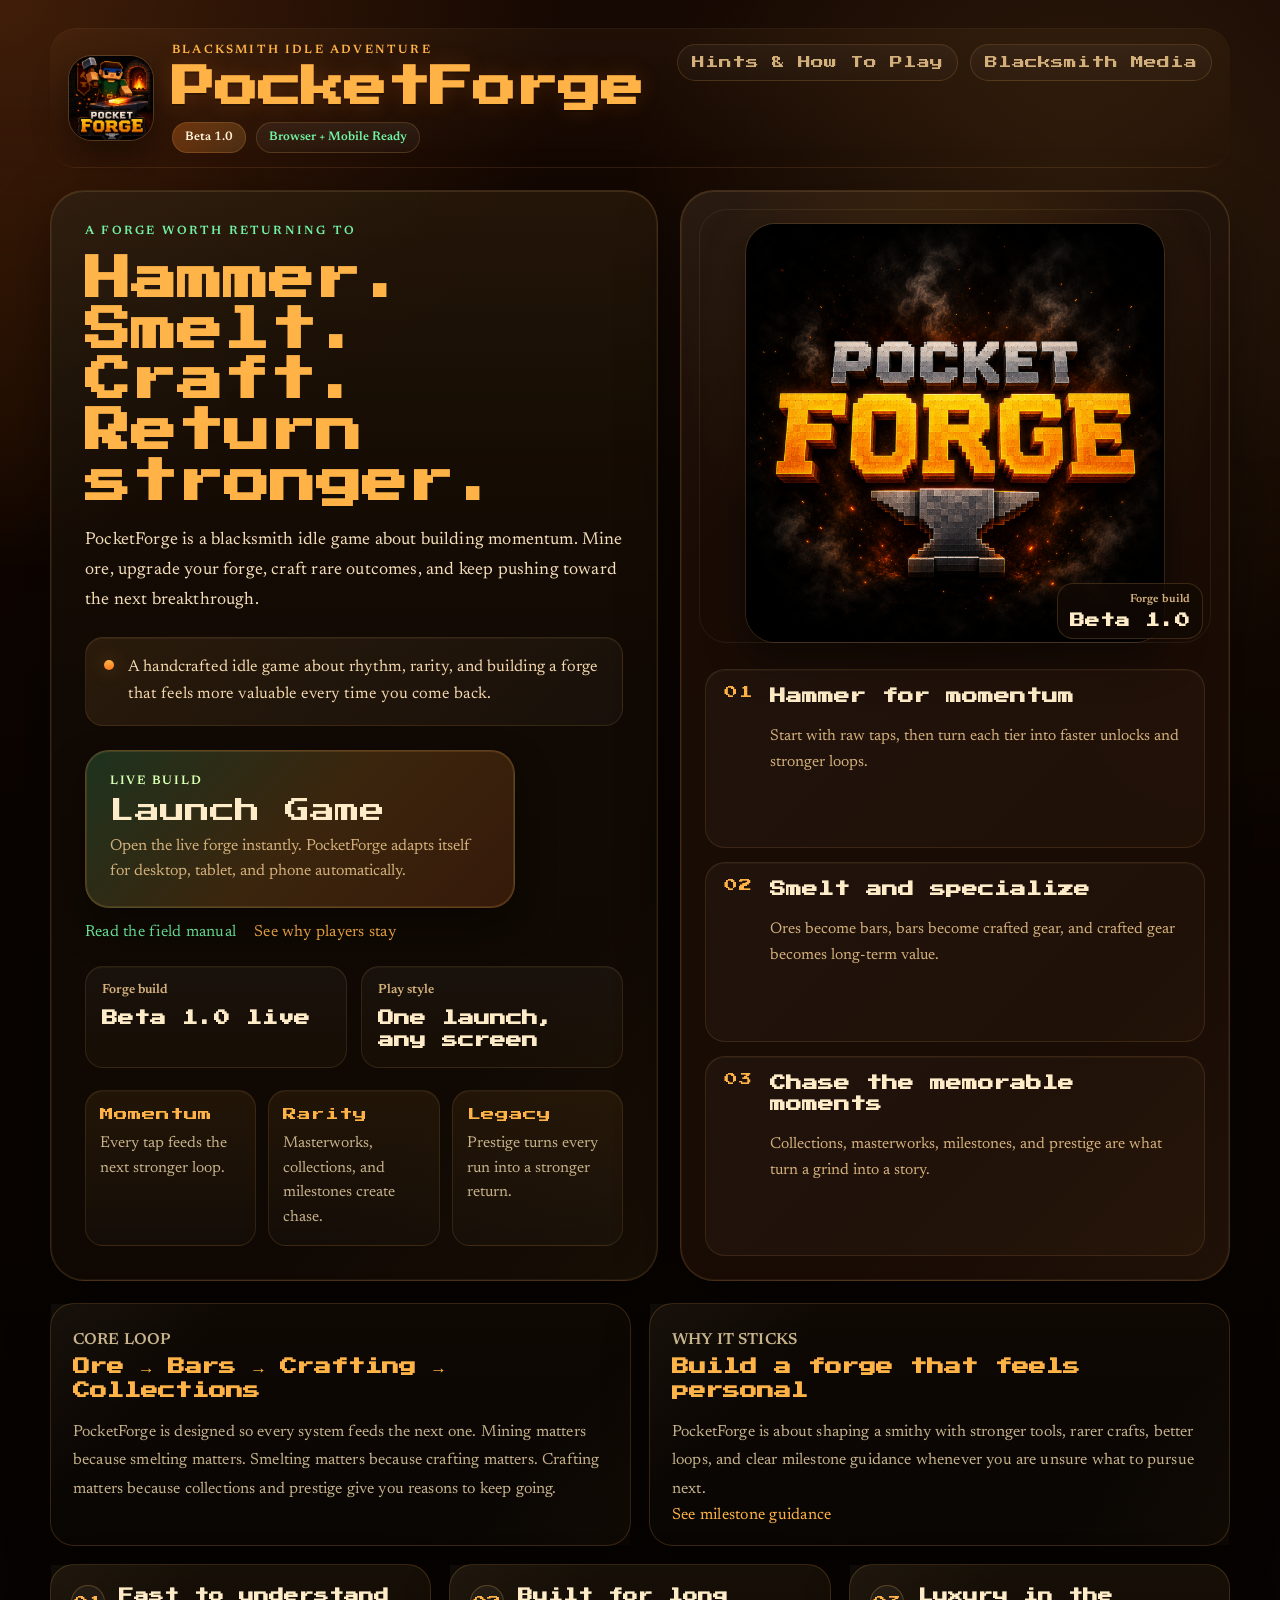
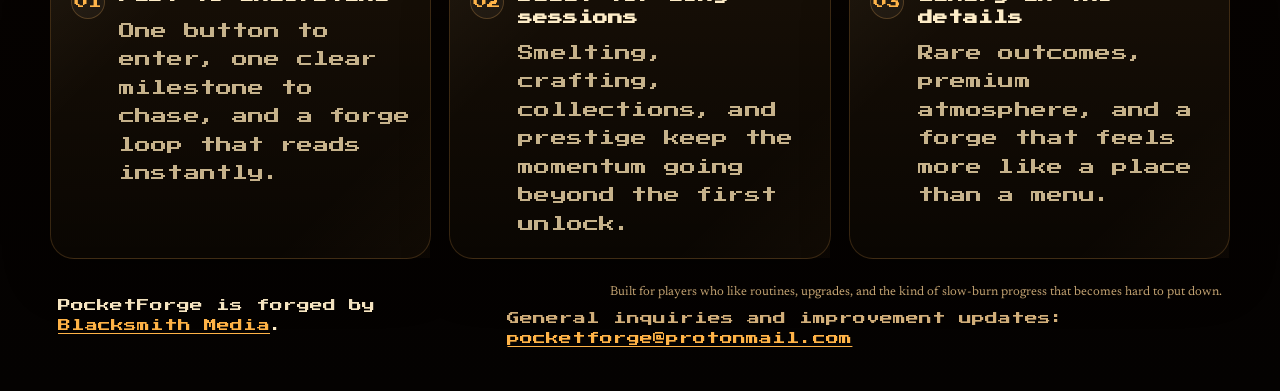
<file: index.html>
<!doctype html>
<html lang="en">
  <head>
    <meta charset="UTF-8" />
    <meta name="viewport" content="width=device-width, initial-scale=1.0, viewport-fit=cover" />
    <title>PocketForge</title>
    <meta
      name="description"
      content="PocketForge is an indie blacksmith idle game about momentum, mastery, collections, and building a forge worth returning to."
    />
    <meta property="og:title" content="PocketForge" />
    <meta
      property="og:description"
      content="Mine, smelt, craft, collect, and return stronger each time you step back into the fire."
    />
    <meta property="og:type" content="website" />
    <meta property="og:url" content="https://pocketforge.gg/" />
    <meta property="og:image" content="https://pocketforge.gg/assets/pocketforgelogo.png" />
    <meta name="theme-color" content="#1a0802" />
    <link rel="canonical" href="https://pocketforge.gg/" />
    <link rel="icon" type="image/png" href="/assets/pocketforgelogo.png" />
    <link rel="preload" href="/assets/PressStart2P-Regular.woff2" as="font" type="font/woff2" crossorigin />
    <link rel="preload" href="/assets/Newsreader-400.ttf" as="font" type="font/ttf" crossorigin />
    <link rel="preload" href="/assets/Newsreader-600.ttf" as="font" type="font/ttf" crossorigin />
    <link rel="stylesheet" href="/styles.css" />
  </head>
  <body class="site-home">
    <div class="site-noise"></div>
    <div class="site-glow site-glow-left"></div>
    <div class="site-glow site-glow-right"></div>

    <div class="page-shell">
      <header class="topbar topbar-home">
        <a class="brand-lockup" href="/" aria-label="PocketForge home">
          <img src="/assets/pocketforgelogo.png" alt="PocketForge" class="brand-icon" />
          <div class="brand-copy">
            <span class="eyebrow">Blacksmith Idle Adventure</span>
            <h1>PocketForge</h1>
            <div class="brand-meta-row">
              <span class="beta-pill">Beta 1.0</span>
              <span class="platform-pill">Browser + Mobile Ready</span>
            </div>
          </div>
        </a>

        <nav class="site-nav" aria-label="PocketForge site links">
          <a class="nav-link" href="/hints.html">Hints & How To Play</a>
          <a class="nav-link" href="https://blacksmithmedia.ca" target="_blank" rel="noreferrer">
            Blacksmith Media
          </a>
        </nav>
      </header>

      <main class="hero hero-home">
        <section class="hero-panel hero-copy hero-copy-home">
          <p class="section-kicker">A forge worth returning to</p>
          <h2>Hammer. Smelt. Craft. Return stronger.</h2>
          <p class="lede">
            PocketForge is a blacksmith idle game about building momentum. Mine ore, upgrade your
            forge, craft rare outcomes, and keep pushing toward the next breakthrough.
          </p>

          <div class="founder-line">
            <span class="founder-line-mark"></span>
            <p>
              A handcrafted idle game about rhythm, rarity, and building a forge that feels more
              valuable every time you come back.
            </p>
          </div>

          <div class="launch-cluster">
            <button class="cta cta-primary cta-giant launch-button" type="button" data-launch-game>
              <span class="cta-eyebrow">Live build</span>
              <span class="cta-label">Launch Game</span>
              <span class="cta-meta">Open the live forge instantly. PocketForge adapts itself for desktop, tablet, and phone automatically.</span>
            </button>
            <div class="launch-support">
              <a class="text-link text-link-bright" href="/hints.html">Read the field manual</a>
              <a class="text-link" href="#core-pillars">See why players stay</a>
            </div>
          </div>

          <div class="meta-strip meta-strip-home">
            <div class="meta-card">
              <span class="meta-title">Forge build</span>
              <strong>Beta 1.0 live</strong>
            </div>
            <div class="meta-card">
              <span class="meta-title">Play style</span>
              <strong>One launch, any screen</strong>
            </div>
          </div>
          <div class="home-pillars">
            <article>
              <span>Momentum</span>
              <p>Every tap feeds the next stronger loop.</p>
            </article>
            <article>
              <span>Rarity</span>
              <p>Masterworks, collections, and milestones create chase.</p>
            </article>
            <article>
              <span>Legacy</span>
              <p>Prestige turns every run into a stronger return.</p>
            </article>
          </div>
        </section>

        <section class="hero-panel hero-preview hero-preview-home" aria-label="PocketForge game preview">
          <div class="preview-frame preview-frame-home">
            <div class="forge-glow"></div>
            <img src="/assets/pocketforge-preview-splash.png" alt="PocketForge logo key art" class="preview-art" />
            <div class="version-stamp">
              <span>Forge build</span>
              <strong>Beta 1.0</strong>
            </div>
          </div>

          <div class="feature-list feature-list-home">
            <article>
              <span>01</span>
              <div>
                <h3>Hammer for momentum</h3>
                <p>Start with raw taps, then turn each tier into faster unlocks and stronger loops.</p>
              </div>
            </article>
            <article>
              <span>02</span>
              <div>
                <h3>Smelt and specialize</h3>
                <p>Ores become bars, bars become crafted gear, and crafted gear becomes long-term value.</p>
              </div>
            </article>
            <article>
              <span>03</span>
              <div>
                <h3>Chase the memorable moments</h3>
                <p>Collections, masterworks, milestones, and prestige are what turn a grind into a story.</p>
              </div>
            </article>
          </div>
        </section>
      </main>

      <section class="world-grid" id="core-pillars" aria-label="PocketForge overview">
        <article class="world-card">
          <p class="world-kicker">Core loop</p>
          <h3>Ore → Bars → Crafting → Collections</h3>
          <p>
            PocketForge is designed so every system feeds the next one. Mining matters because
            smelting matters. Smelting matters because crafting matters. Crafting matters because
            collections and prestige give you reasons to keep going.
          </p>
        </article>
        <article class="world-card">
          <p class="world-kicker">Why it sticks</p>
          <h3>Build a forge that feels personal</h3>
          <p>
            PocketForge is about shaping a smithy with stronger tools, rarer crafts, better loops,
            and clear milestone guidance whenever you are unsure what to pursue next.
          </p>
          <a class="text-link" href="/hints.html#next-milestone">See milestone guidance</a>
        </article>
      </section>

      <section class="ritual-strip" aria-label="PocketForge player promise">
        <article class="ritual-card">
          <span class="ritual-index">01</span>
          <div>
            <h3>Fast to understand</h3>
            <p>One button to enter, one clear milestone to chase, and a forge loop that reads instantly.</p>
          </div>
        </article>
        <article class="ritual-card">
          <span class="ritual-index">02</span>
          <div>
            <h3>Built for long sessions</h3>
            <p>Smelting, crafting, collections, and prestige keep the momentum going beyond the first unlock.</p>
          </div>
        </article>
        <article class="ritual-card">
          <span class="ritual-index">03</span>
          <div>
            <h3>Luxury in the details</h3>
            <p>Rare outcomes, premium atmosphere, and a forge that feels more like a place than a menu.</p>
          </div>
        </article>
      </section>

      <footer class="footer footer-home">
        <p>
          PocketForge is forged by
          <a href="https://blacksmithmedia.ca" target="_blank" rel="noreferrer">Blacksmith Media</a>.
        </p>
        <div class="footer-meta">
          <p class="footer-note">
            Built for players who like routines, upgrades, and the kind of slow-burn progress that
            becomes hard to put down.
          </p>
          <p class="footer-contact">
            General inquiries and improvement updates:
            <a href="mailto:pocketforge@protonmail.com">pocketforge@protonmail.com</a>
          </p>
        </div>
      </footer>
    </div>

    <div class="forge-launch-overlay" id="forge-launch-overlay" hidden>
      <div class="forge-launch-status" id="forge-launch-status">
        <p class="forge-launch-kicker">PocketForge</p>
        <h2>warming the forge...</h2>
        <p>Loading the live build and tuning it for your screen.</p>
        <div class="forge-launch-meter" aria-hidden="true">
          <span class="forge-launch-meter-fill"></span>
        </div>
      </div>
    </div>

    <div class="forge-lightbox" id="forge-lightbox" hidden>
      <div class="forge-lightbox-backdrop" data-close-lightbox></div>
      <div class="forge-lightbox-shell" role="dialog" aria-modal="true" aria-labelledby="forge-lightbox-title">
        <div class="forge-lightbox-bar">
          <div>
            <p class="forge-launch-kicker">PocketForge</p>
            <h2 id="forge-lightbox-title">Live Forge</h2>
          </div>
          <div class="forge-lightbox-actions">
            <button class="forge-lightbox-close" type="button" data-close-lightbox>Close</button>
          </div>
        </div>
        <div class="forge-lightbox-frame-wrap">
          <iframe
            id="forge-lightbox-frame"
            class="forge-lightbox-frame"
            title="PocketForge game"
            loading="lazy"
            allow="fullscreen"
          ></iframe>
        </div>
      </div>
    </div>

    <script src="/script.js" defer></script>
  </body>
</html>
</file>
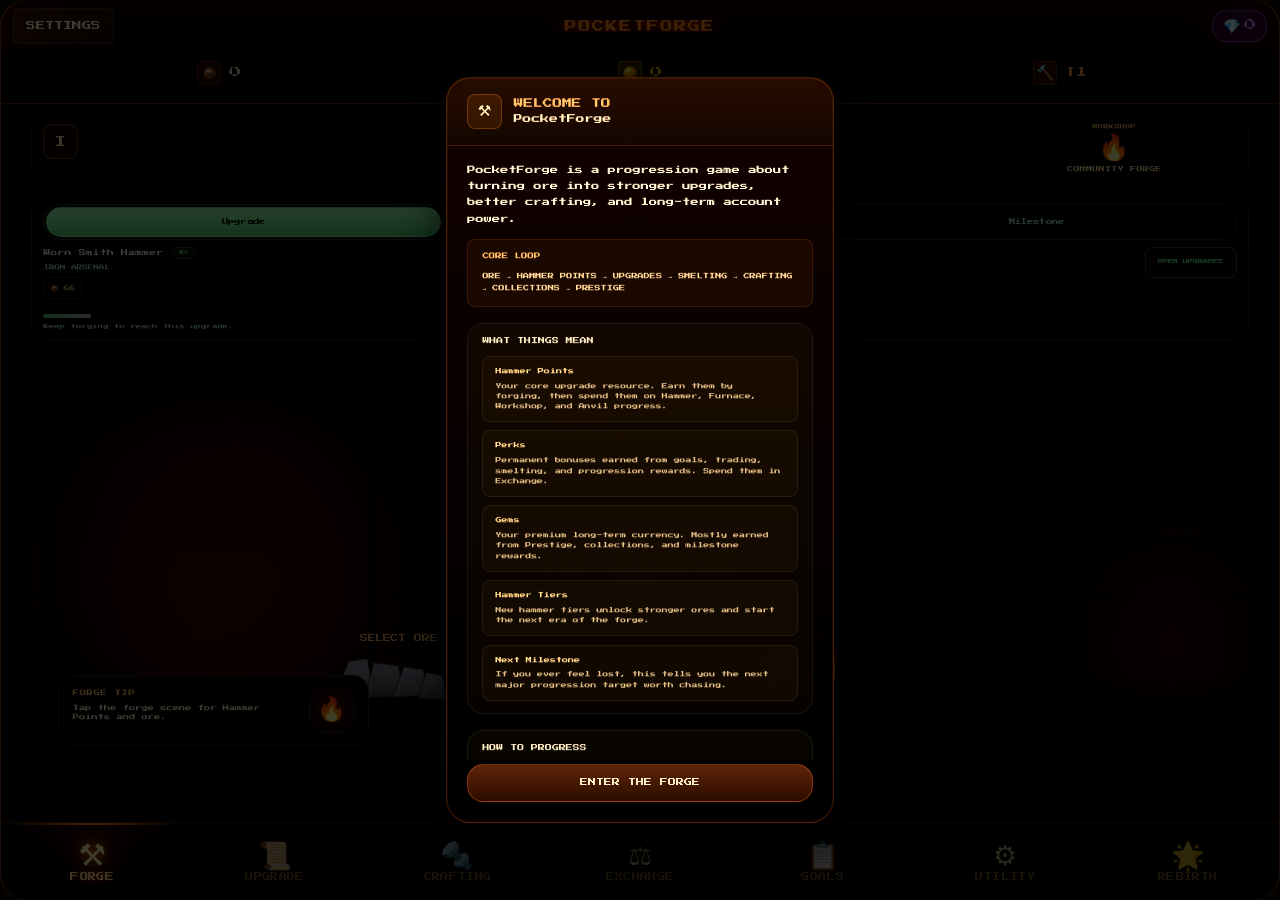
<file: play/index.html>
<!DOCTYPE html>
  <html lang="en">
    <head>
      
      <meta charset="UTF-8" />
      <meta name="viewport" content="width=device-width, initial-scale=1, viewport-fit=cover, shrink-to-fit=no" />
      <title>PocketForge</title>
      <meta name="description" content="PocketForge is a premium fantasy blacksmith idle game about forging Hammer Points, unlocking upgrades, smelting ore, trading on the market, and rebirthing for relic power." />
      <meta name="robots" content="noindex, nofollow" />
      <style>html, body { height: 100%; margin: 0; } #root { height: 100%; }</style>
      
      <script type="module" crossorigin src="/play/assets/index-qQ1YqnlT.js"></script>
      <link rel="stylesheet" crossorigin href="/play/assets/index-Bxt6lgZB.css">
    </head>

    <body>
      
      <div id="root"></div>
      
    </body>
  </html>
</file>
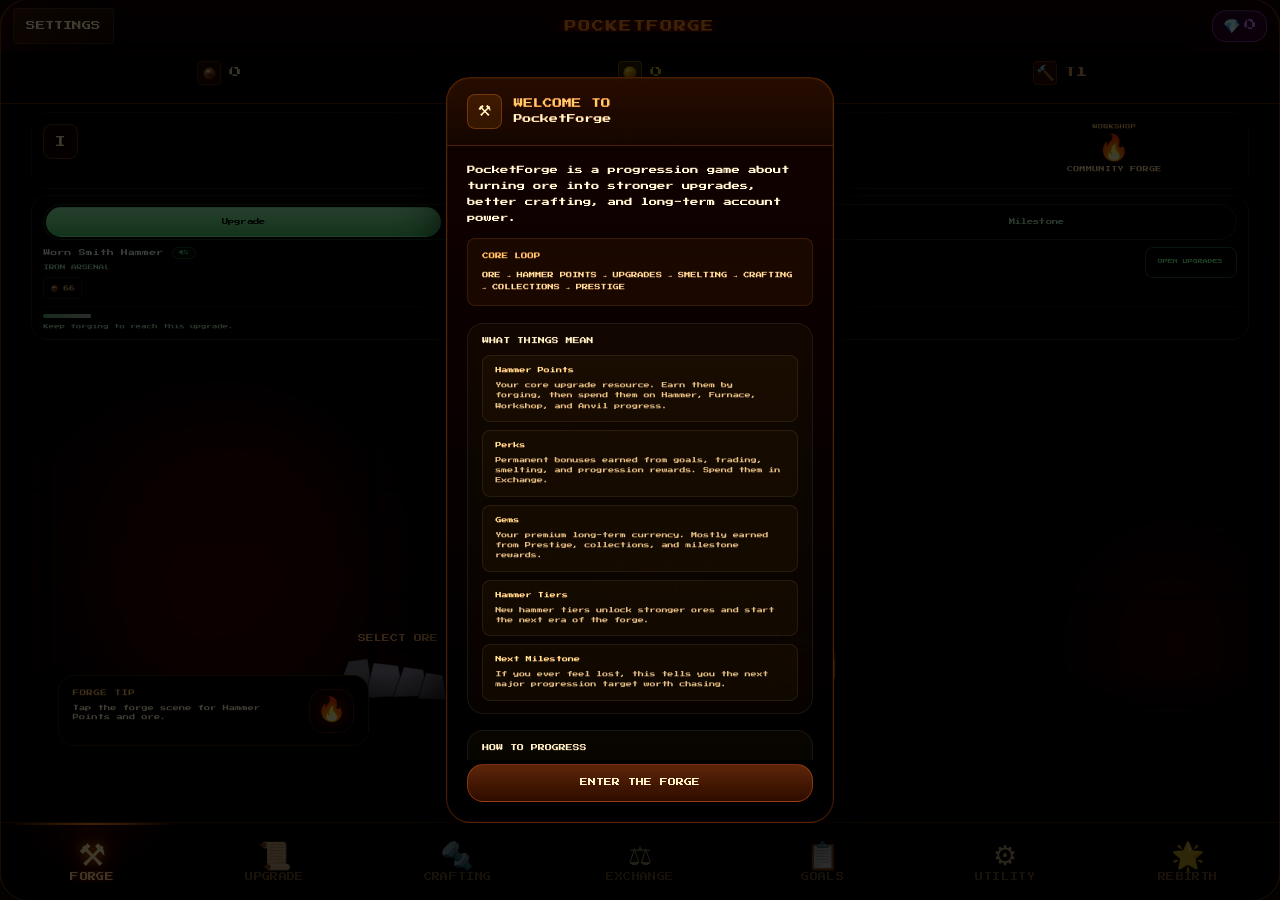
<file: play/mobile/index.html>
<!doctype html>
<html lang="en">
  <head>
    <meta charset="UTF-8" />
    <meta http-equiv="refresh" content="0; url=/play/?experience=mobile" />
    <meta name="viewport" content="width=device-width, initial-scale=1.0" />
    <title>PocketForge Mobile</title>
  </head>
  <body></body>
</html>
</file>
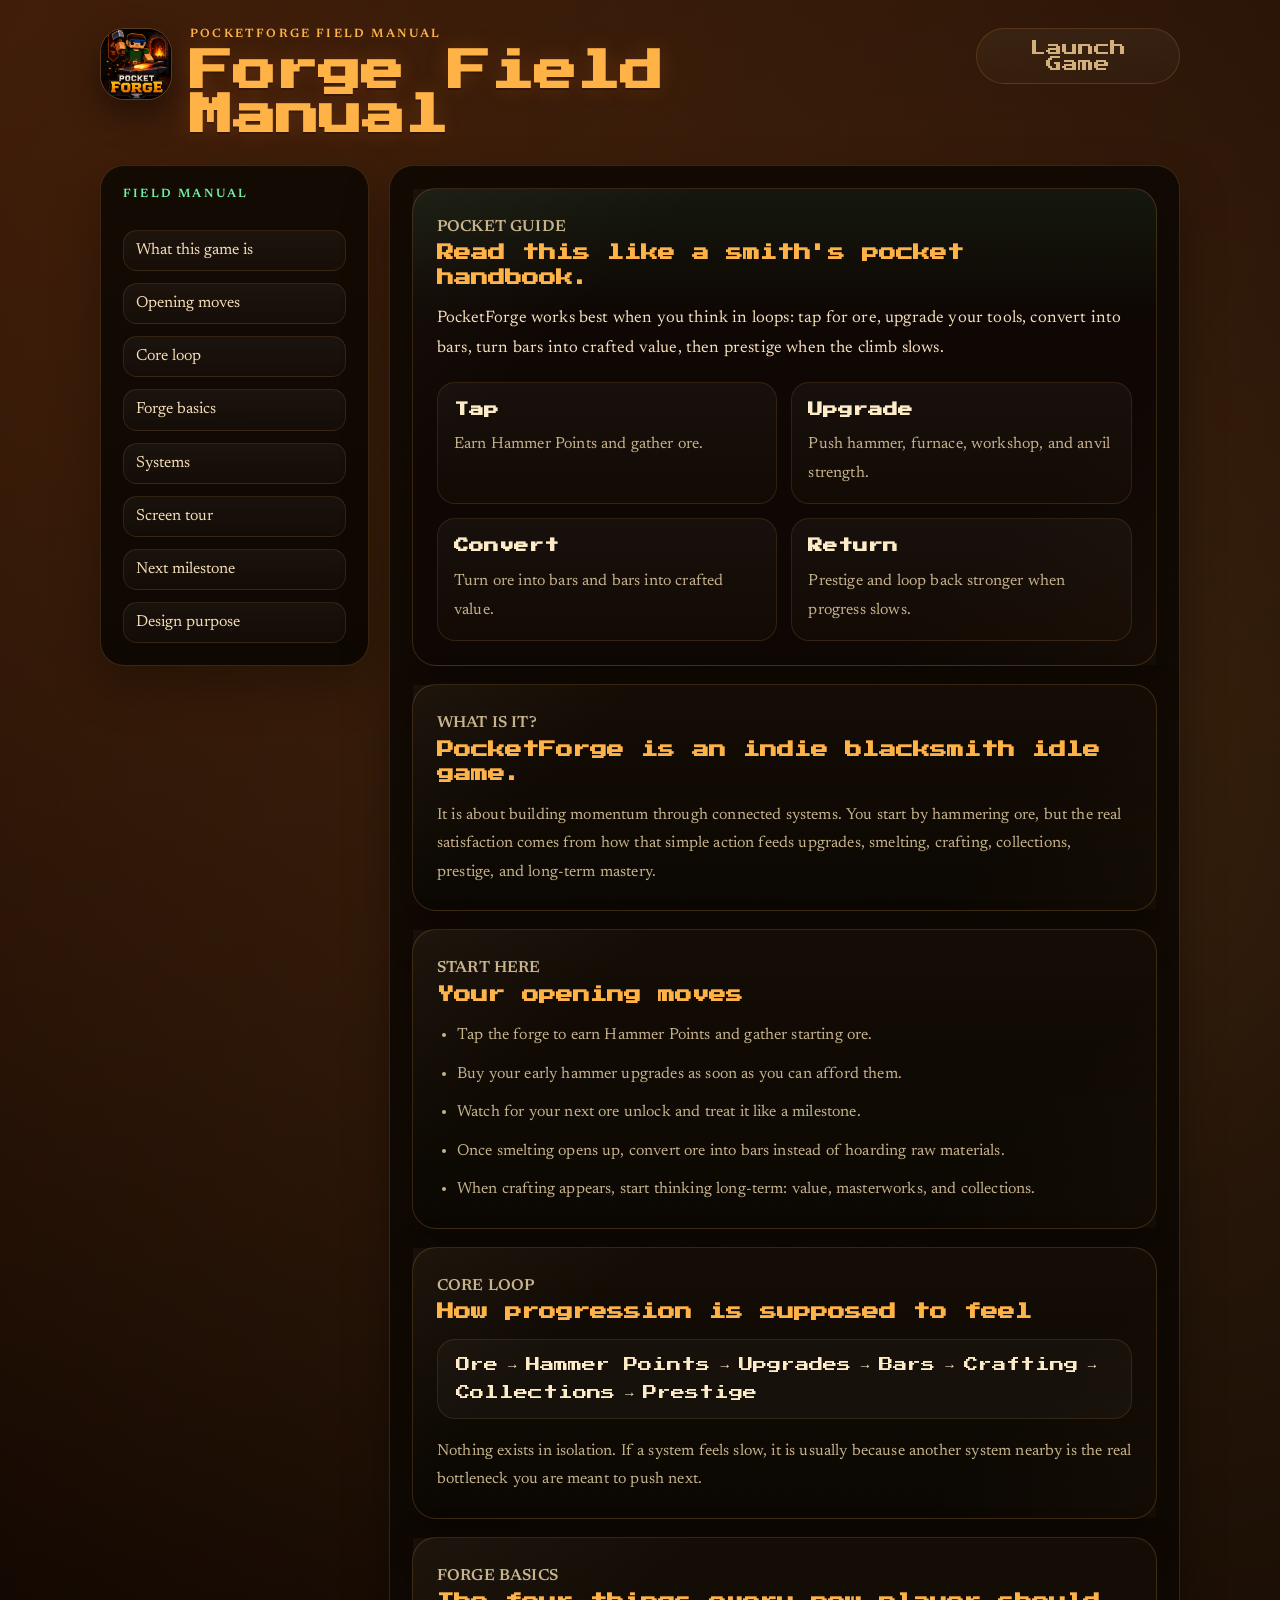
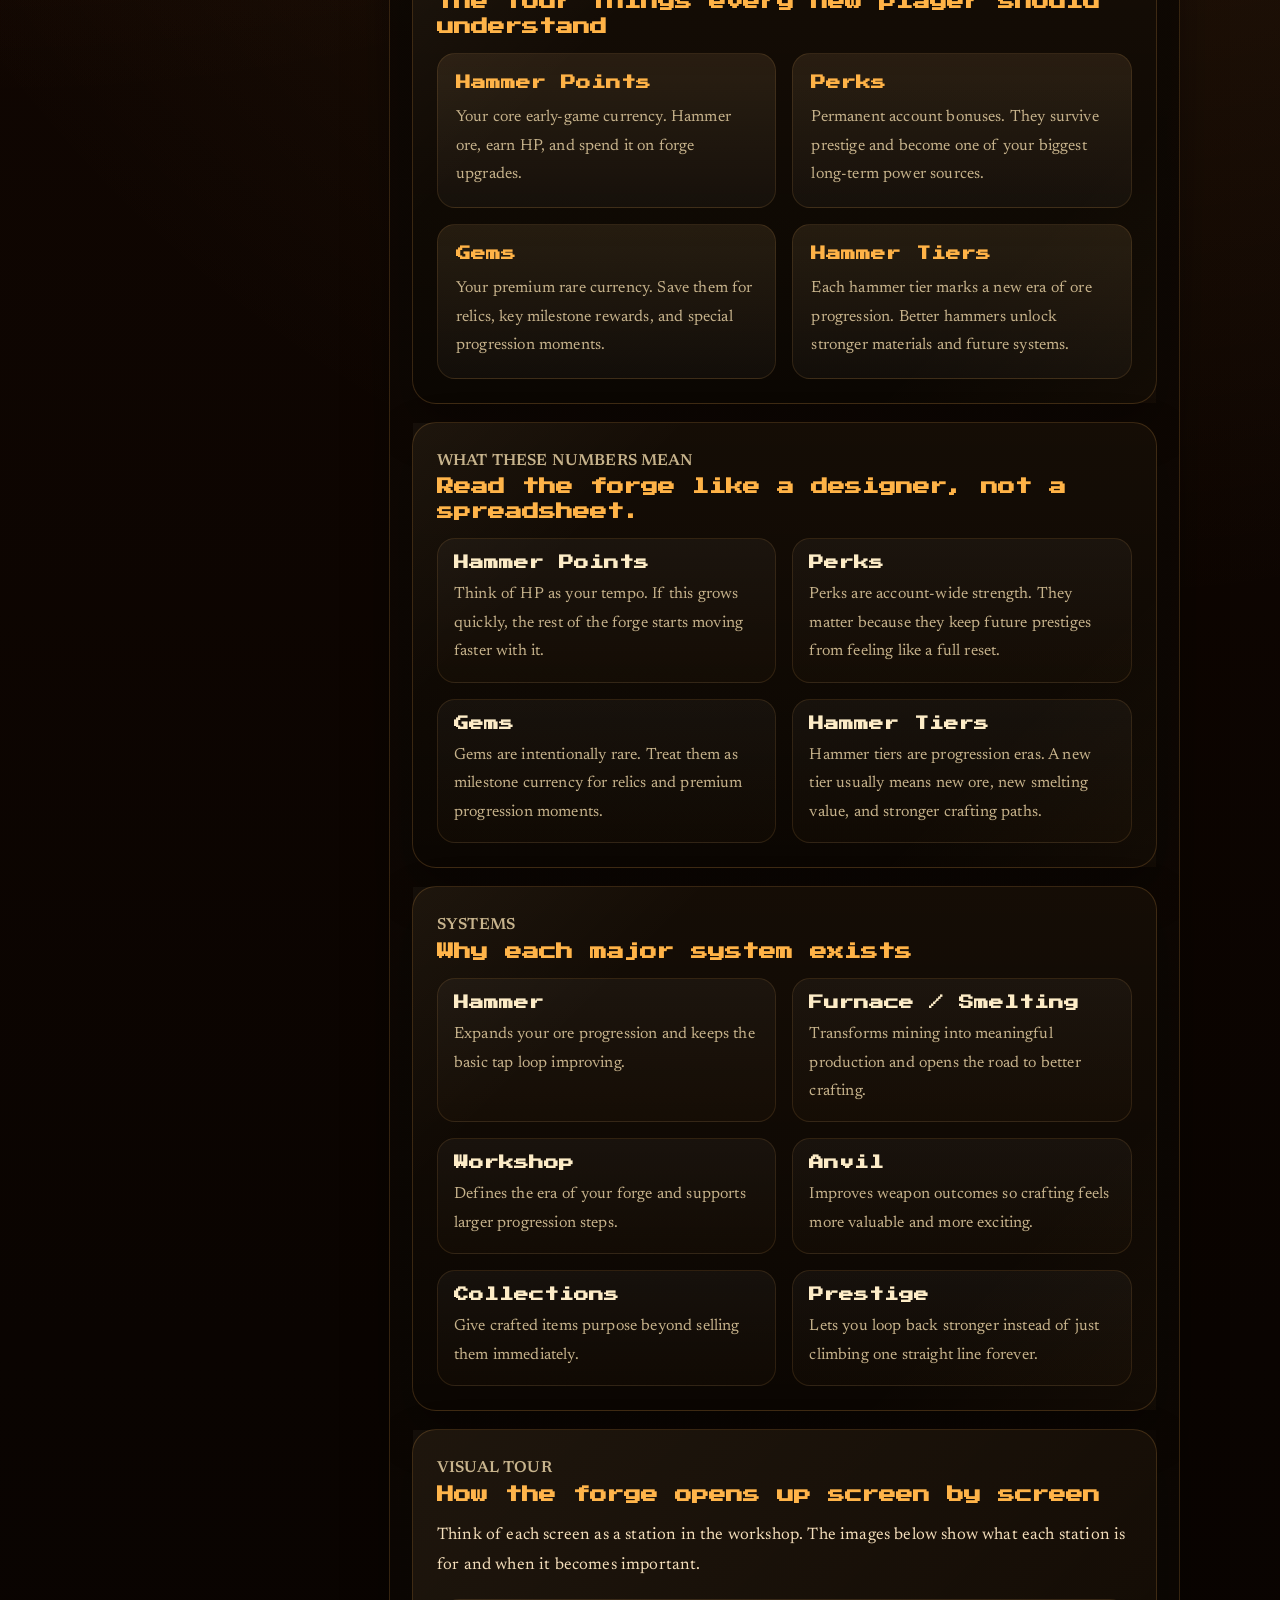
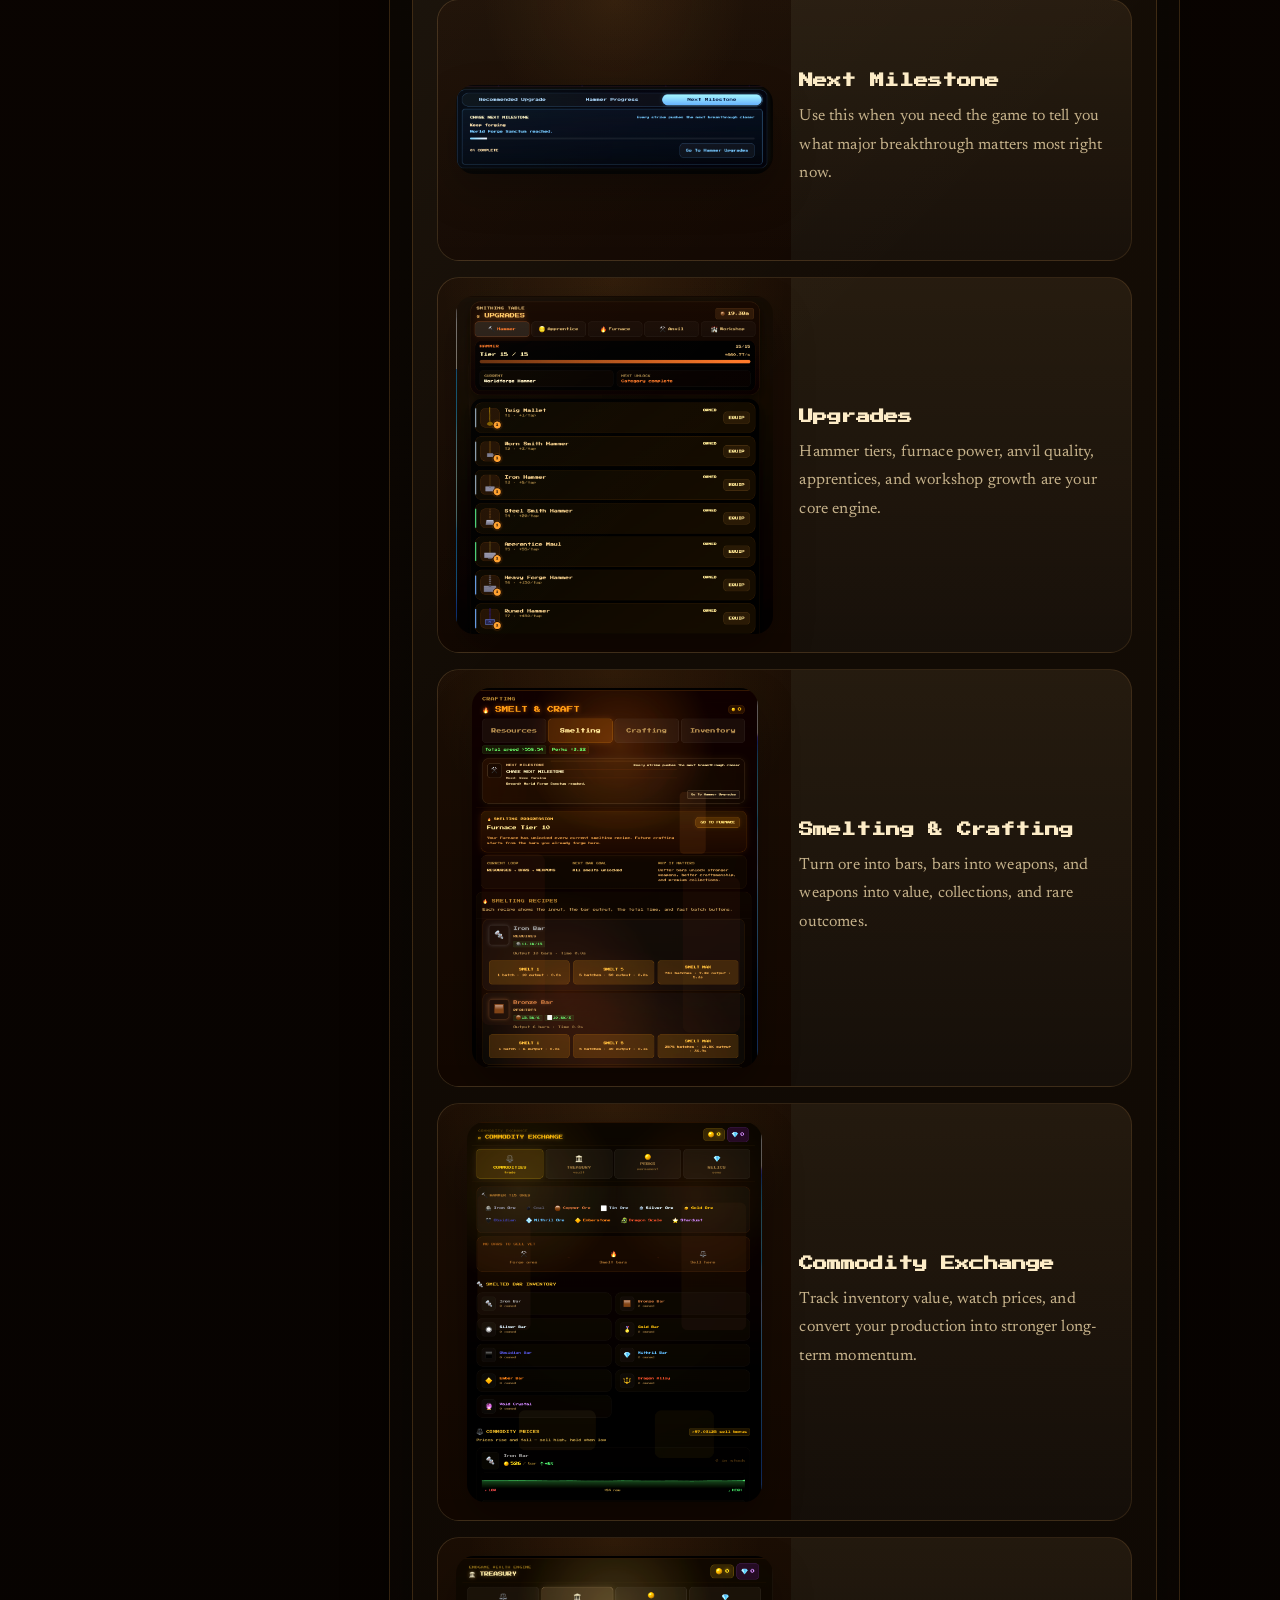
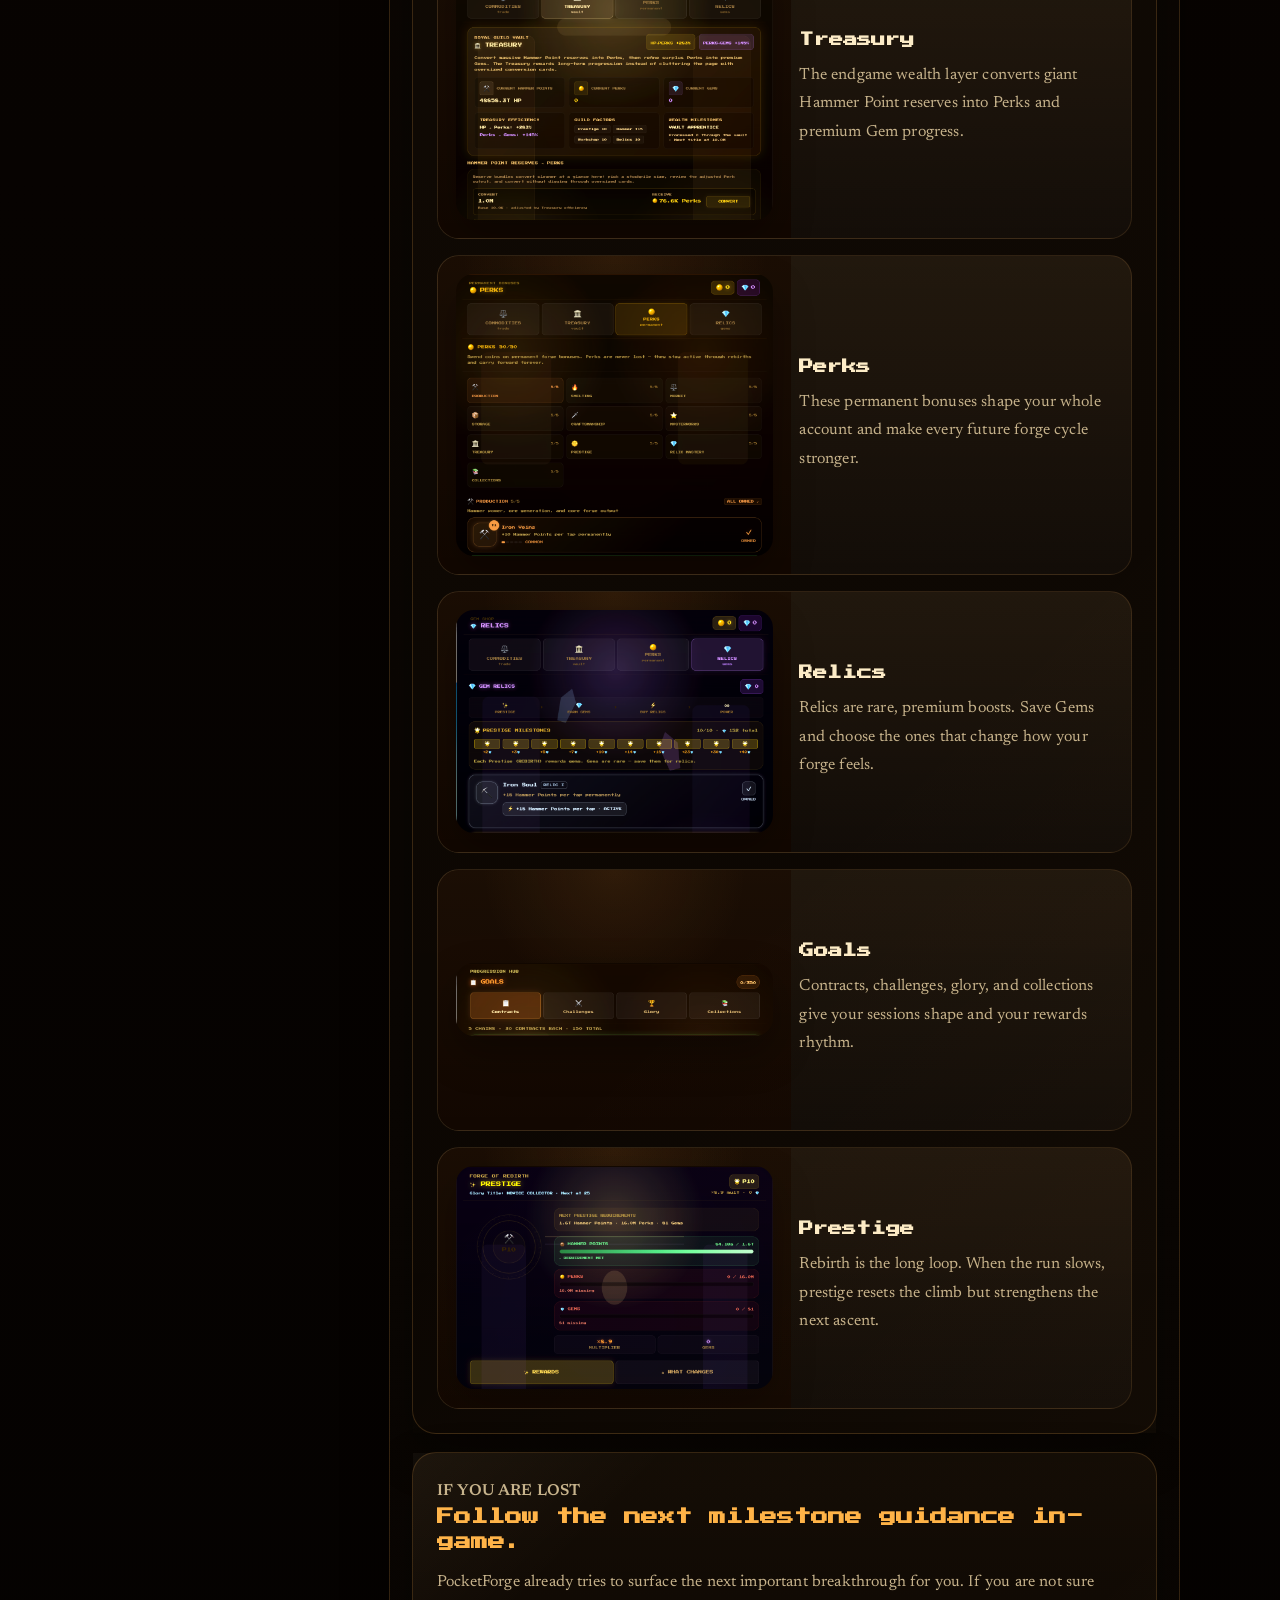
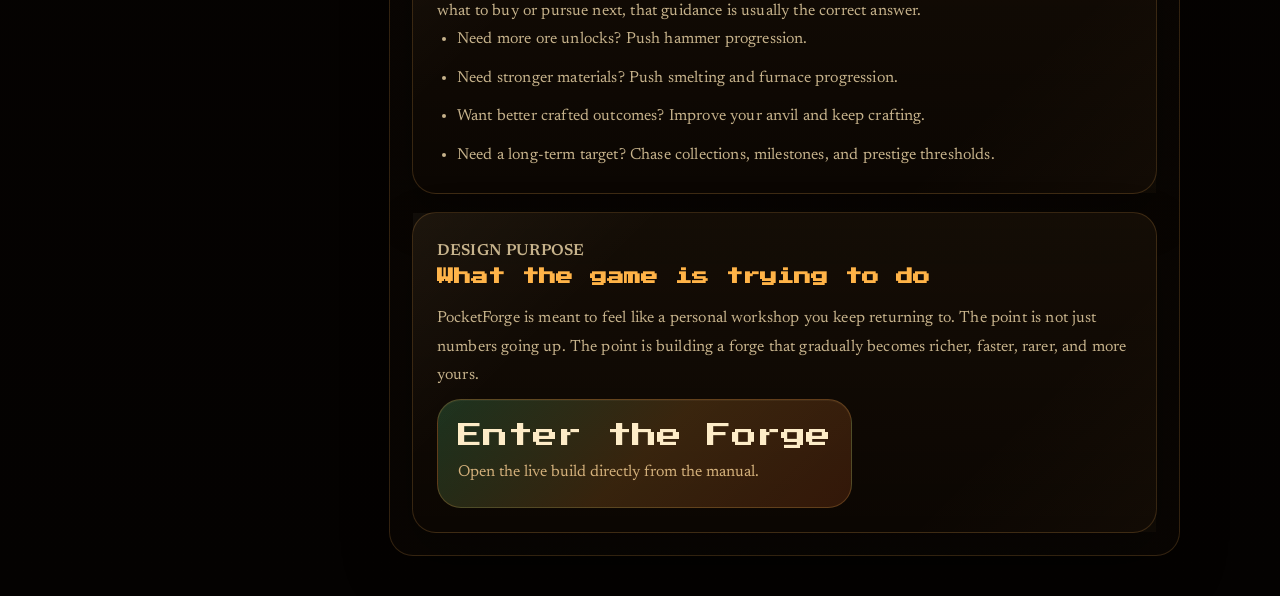
<file: hints.html>
<!doctype html>
<html lang="en">
  <head>
    <meta charset="UTF-8" />
    <meta name="viewport" content="width=device-width, initial-scale=1.0, viewport-fit=cover" />
    <title>PocketForge Hints</title>
    <meta
      name="description"
      content="Learn what PocketForge is, why each system matters, and how to start building momentum in the forge."
    />
    <meta name="theme-color" content="#1a0802" />
    <link rel="canonical" href="https://pocketforge.gg/hints.html" />
    <link rel="icon" type="image/png" href="/assets/pocketforgelogo.png" />
    <link rel="preload" href="/assets/PressStart2P-Regular.woff2" as="font" type="font/woff2" crossorigin />
    <link rel="preload" href="/assets/Newsreader-400.ttf" as="font" type="font/ttf" crossorigin />
    <link rel="preload" href="/assets/Newsreader-600.ttf" as="font" type="font/ttf" crossorigin />
    <link rel="stylesheet" href="/styles.css" />
  </head>
  <body class="site-guide">
    <div class="site-noise"></div>
    <div class="page-shell page-shell-guide">
      <header class="topbar topbar-guide">
        <a class="brand-lockup brand-lockup-guide" href="/" aria-label="Back to PocketForge home">
          <img src="/assets/pocketforgelogo.png" alt="PocketForge" class="brand-icon brand-icon-guide" />
          <div class="brand-copy">
            <span class="eyebrow">PocketForge Field Manual</span>
            <h1>Forge Field Manual</h1>
          </div>
        </a>
        <button class="media-link media-link-button" type="button" data-launch-game>Launch Game</button>
      </header>

      <main class="guide-layout">
        <aside class="guide-panel guide-nav">
          <p class="section-kicker">Field manual</p>
          <a href="#what-is-it">What this game is</a>
          <a href="#first-steps">Opening moves</a>
          <a href="#core-loop">Core loop</a>
          <a href="#forge-basics">Forge basics</a>
          <a href="#systems">Systems</a>
          <a href="#visual-tour">Screen tour</a>
          <a href="#next-milestone">Next milestone</a>
          <a href="#purpose">Design purpose</a>
        </aside>

        <section class="guide-panel guide-content">
          <article class="guide-section guide-intro">
            <p class="guide-kicker">Pocket guide</p>
            <h2>Read this like a smith's pocket handbook.</h2>
            <p class="manual-lede">
              PocketForge works best when you think in loops: tap for ore, upgrade your tools,
              convert into bars, turn bars into crafted value, then prestige when the climb slows.
            </p>
            <div class="guide-summary-grid">
              <div>
                <h3>Tap</h3>
                <p>Earn Hammer Points and gather ore.</p>
              </div>
              <div>
                <h3>Upgrade</h3>
                <p>Push hammer, furnace, workshop, and anvil strength.</p>
              </div>
              <div>
                <h3>Convert</h3>
                <p>Turn ore into bars and bars into crafted value.</p>
              </div>
              <div>
                <h3>Return</h3>
                <p>Prestige and loop back stronger when progress slows.</p>
              </div>
            </div>
          </article>

          <article id="what-is-it" class="guide-section">
            <p class="guide-kicker">What is it?</p>
            <h2>PocketForge is an indie blacksmith idle game.</h2>
            <p>
              It is about building momentum through connected systems. You start by hammering ore,
              but the real satisfaction comes from how that simple action feeds upgrades, smelting,
              crafting, collections, prestige, and long-term mastery.
            </p>
          </article>

          <article id="first-steps" class="guide-section">
            <p class="guide-kicker">Start here</p>
            <h2>Your opening moves</h2>
            <ul class="guide-list">
              <li>Tap the forge to earn Hammer Points and gather starting ore.</li>
              <li>Buy your early hammer upgrades as soon as you can afford them.</li>
              <li>Watch for your next ore unlock and treat it like a milestone.</li>
              <li>Once smelting opens up, convert ore into bars instead of hoarding raw materials.</li>
              <li>When crafting appears, start thinking long-term: value, masterworks, and collections.</li>
            </ul>
          </article>

          <article id="core-loop" class="guide-section">
            <p class="guide-kicker">Core loop</p>
            <h2>How progression is supposed to feel</h2>
            <div class="loop-flow">
              <span>Ore</span>
              <span>→</span>
              <span>Hammer Points</span>
              <span>→</span>
              <span>Upgrades</span>
              <span>→</span>
              <span>Bars</span>
              <span>→</span>
              <span>Crafting</span>
              <span>→</span>
              <span>Collections</span>
              <span>→</span>
              <span>Prestige</span>
            </div>
            <p>
              Nothing exists in isolation. If a system feels slow, it is usually because another
              system nearby is the real bottleneck you are meant to push next.
            </p>
          </article>

          <article id="forge-basics" class="guide-section">
            <p class="guide-kicker">Forge basics</p>
            <h2>The four things every new player should understand</h2>
            <div class="glossary-grid">
              <div class="glossary-card">
                <h3>Hammer Points</h3>
                <p>Your core early-game currency. Hammer ore, earn HP, and spend it on forge upgrades.</p>
              </div>
              <div class="glossary-card">
                <h3>Perks</h3>
                <p>Permanent account bonuses. They survive prestige and become one of your biggest long-term power sources.</p>
              </div>
              <div class="glossary-card">
                <h3>Gems</h3>
                <p>Your premium rare currency. Save them for relics, key milestone rewards, and special progression moments.</p>
              </div>
              <div class="glossary-card">
                <h3>Hammer Tiers</h3>
                <p>Each hammer tier marks a new era of ore progression. Better hammers unlock stronger materials and future systems.</p>
              </div>
            </div>
          </article>

          <article class="guide-section">
            <p class="guide-kicker">What these numbers mean</p>
            <h2>Read the forge like a designer, not a spreadsheet.</h2>
            <div class="system-grid">
              <div>
                <h3>Hammer Points</h3>
                <p>Think of HP as your tempo. If this grows quickly, the rest of the forge starts moving faster with it.</p>
              </div>
              <div>
                <h3>Perks</h3>
                <p>Perks are account-wide strength. They matter because they keep future prestiges from feeling like a full reset.</p>
              </div>
              <div>
                <h3>Gems</h3>
                <p>Gems are intentionally rare. Treat them as milestone currency for relics and premium progression moments.</p>
              </div>
              <div>
                <h3>Hammer Tiers</h3>
                <p>Hammer tiers are progression eras. A new tier usually means new ore, new smelting value, and stronger crafting paths.</p>
              </div>
            </div>
          </article>

          <article id="systems" class="guide-section">
            <p class="guide-kicker">Systems</p>
            <h2>Why each major system exists</h2>
            <div class="system-grid">
              <div>
                <h3>Hammer</h3>
                <p>Expands your ore progression and keeps the basic tap loop improving.</p>
              </div>
              <div>
                <h3>Furnace / Smelting</h3>
                <p>Transforms mining into meaningful production and opens the road to better crafting.</p>
              </div>
              <div>
                <h3>Workshop</h3>
                <p>Defines the era of your forge and supports larger progression steps.</p>
              </div>
              <div>
                <h3>Anvil</h3>
                <p>Improves weapon outcomes so crafting feels more valuable and more exciting.</p>
              </div>
              <div>
                <h3>Collections</h3>
                <p>Give crafted items purpose beyond selling them immediately.</p>
              </div>
              <div>
                <h3>Prestige</h3>
                <p>Lets you loop back stronger instead of just climbing one straight line forever.</p>
              </div>
            </div>
          </article>

          <article id="visual-tour" class="guide-section">
            <p class="guide-kicker">Visual tour</p>
            <h2>How the forge opens up screen by screen</h2>
            <p class="manual-lede">
              Think of each screen as a station in the workshop. The images below show what each
              station is for and when it becomes important.
            </p>
            <div class="shot-grid">
              <figure class="shot-card">
                <div class="shot-media">
                  <img src="/assets/guide-shots/next-milestone.png" alt="PocketForge next milestone screen" />
                </div>
                <figcaption>
                  <h3>Next Milestone</h3>
                  <p>Use this when you need the game to tell you what major breakthrough matters most right now.</p>
                </figcaption>
              </figure>
              <figure class="shot-card">
                <div class="shot-media">
                  <img src="/assets/guide-shots/upgrades-hammer.png" alt="PocketForge hammer upgrades screen" />
                </div>
                <figcaption>
                  <h3>Upgrades</h3>
                  <p>Hammer tiers, furnace power, anvil quality, apprentices, and workshop growth are your core engine.</p>
                </figcaption>
              </figure>
              <figure class="shot-card">
                <div class="shot-media">
                  <img src="/assets/guide-shots/crafting-smelting.png" alt="PocketForge smelting and crafting screen" />
                </div>
                <figcaption>
                  <h3>Smelting & Crafting</h3>
                  <p>Turn ore into bars, bars into weapons, and weapons into value, collections, and rare outcomes.</p>
                </figcaption>
              </figure>
              <figure class="shot-card">
                <div class="shot-media">
                  <img src="/assets/guide-shots/exchange-commodities.png" alt="PocketForge commodity exchange screen" />
                </div>
                <figcaption>
                  <h3>Commodity Exchange</h3>
                  <p>Track inventory value, watch prices, and convert your production into stronger long-term momentum.</p>
                </figcaption>
              </figure>
              <figure class="shot-card">
                <div class="shot-media">
                  <img src="/assets/guide-shots/treasury.png" alt="PocketForge treasury screen" />
                </div>
                <figcaption>
                  <h3>Treasury</h3>
                  <p>The endgame wealth layer converts giant Hammer Point reserves into Perks and premium Gem progress.</p>
                </figcaption>
              </figure>
              <figure class="shot-card">
                <div class="shot-media">
                  <img src="/assets/guide-shots/perks.png" alt="PocketForge perks screen" />
                </div>
                <figcaption>
                  <h3>Perks</h3>
                  <p>These permanent bonuses shape your whole account and make every future forge cycle stronger.</p>
                </figcaption>
              </figure>
              <figure class="shot-card">
                <div class="shot-media">
                  <img src="/assets/guide-shots/relics.png" alt="PocketForge relics screen" />
                </div>
                <figcaption>
                  <h3>Relics</h3>
                  <p>Relics are rare, premium boosts. Save Gems and choose the ones that change how your forge feels.</p>
                </figcaption>
              </figure>
              <figure class="shot-card">
                <div class="shot-media">
                  <img src="/assets/guide-shots/goals.png" alt="PocketForge goals screen" />
                </div>
                <figcaption>
                  <h3>Goals</h3>
                  <p>Contracts, challenges, glory, and collections give your sessions shape and your rewards rhythm.</p>
                </figcaption>
              </figure>
              <figure class="shot-card">
                <div class="shot-media">
                  <img src="/assets/guide-shots/prestige.png" alt="PocketForge prestige screen" />
                </div>
                <figcaption>
                  <h3>Prestige</h3>
                  <p>Rebirth is the long loop. When the run slows, prestige resets the climb but strengthens the next ascent.</p>
                </figcaption>
              </figure>
            </div>
          </article>

          <article id="next-milestone" class="guide-section">
            <p class="guide-kicker">If you are lost</p>
            <h2>Follow the next milestone guidance in-game.</h2>
            <p>
              PocketForge already tries to surface the next important breakthrough for you. If you
              are not sure what to buy or pursue next, that guidance is usually the correct answer.
            </p>
            <ul class="guide-list">
              <li>Need more ore unlocks? Push hammer progression.</li>
              <li>Need stronger materials? Push smelting and furnace progression.</li>
              <li>Want better crafted outcomes? Improve your anvil and keep crafting.</li>
              <li>Need a long-term target? Chase collections, milestones, and prestige thresholds.</li>
            </ul>
          </article>

          <article id="purpose" class="guide-section">
            <p class="guide-kicker">Design purpose</p>
            <h2>What the game is trying to do</h2>
            <p>
              PocketForge is meant to feel like a personal workshop you keep returning to. The
              point is not just numbers going up. The point is building a forge that gradually
              becomes richer, faster, rarer, and more yours.
            </p>
            <button class="cta cta-primary cta-guide launch-button" type="button" data-launch-game>
              <span class="cta-label">Enter the Forge</span>
              <span class="cta-meta">Open the live build directly from the manual.</span>
            </button>
          </article>
        </section>
      </main>
    </div>

    <div class="forge-launch-overlay" id="forge-launch-overlay" hidden>
      <div class="forge-launch-status" id="forge-launch-status">
        <p class="forge-launch-kicker">PocketForge</p>
        <h2>warming the forge...</h2>
        <p>Loading the live build and tuning it for your screen.</p>
        <div class="forge-launch-meter" aria-hidden="true">
          <span class="forge-launch-meter-fill"></span>
        </div>
      </div>
    </div>

    <div class="forge-lightbox" id="forge-lightbox" hidden>
      <div class="forge-lightbox-backdrop" data-close-lightbox></div>
      <div class="forge-lightbox-shell" role="dialog" aria-modal="true" aria-labelledby="forge-lightbox-title">
        <div class="forge-lightbox-bar">
          <div>
            <p class="forge-launch-kicker">PocketForge</p>
            <h2 id="forge-lightbox-title">Live Forge</h2>
          </div>
          <div class="forge-lightbox-actions">
            <button class="forge-lightbox-close" type="button" data-close-lightbox>Close</button>
          </div>
        </div>
        <div class="forge-lightbox-frame-wrap">
          <iframe
            id="forge-lightbox-frame"
            class="forge-lightbox-frame"
            title="PocketForge game"
            loading="lazy"
            allow="fullscreen"
          ></iframe>
        </div>
      </div>
    </div>

    <script src="/script.js" defer></script>
  </body>
</html>
</file>
<file: styles.css>
@font-face {
  font-family: "Press Start 2P";
  src: url("/assets/PressStart2P-Regular.woff2") format("woff2");
  font-display: swap;
}

@font-face {
  font-family: "Newsreader";
  src: url("/assets/Newsreader-400.ttf") format("truetype");
  font-style: normal;
  font-weight: 400;
  font-display: swap;
}

@font-face {
  font-family: "Newsreader";
  src: url("/assets/Newsreader-600.ttf") format("truetype");
  font-style: normal;
  font-weight: 600;
  font-display: swap;
}

:root {
  color-scheme: dark;
  --font-ui: "Newsreader", "Iowan Old Style", "Palatino Linotype", serif;
  --bg: #070301;
  --bg-2: #130702;
  --panel: rgba(18, 10, 4, 0.9);
  --panel-raised: rgba(28, 14, 6, 0.92);
  --panel-soft: rgba(255, 255, 255, 0.04);
  --panel-edge: rgba(255, 214, 151, 0.06);
  --text: #fdecc7;
  --muted: #d3b07b;
  --muted-soft: #c6b28b;
  --accent: #ffb347;
  --accent-deep: #ff7b21;
  --accent-green: #70f2a2;
  --accent-blue: #8eb8ff;
  --border: rgba(255, 177, 82, 0.18);
  --border-strong: rgba(255, 177, 82, 0.32);
  --shadow: 0 24px 60px rgba(0, 0, 0, 0.44);
  --shadow-soft: 0 20px 48px rgba(0, 0, 0, 0.28);
  --radius-xl: 34px;
  --radius-lg: 24px;
  --radius-md: 18px;
}

* {
  box-sizing: border-box;
}

html,
body {
  margin: 0;
  min-height: 100%;
  scroll-behavior: smooth;
}

body {
  position: relative;
  min-height: 100vh;
  overflow-x: hidden;
  color: var(--text);
  background:
    radial-gradient(circle at top left, rgba(255, 127, 39, 0.18), transparent 24%),
    radial-gradient(circle at 84% 12%, rgba(255, 184, 83, 0.12), transparent 22%),
    linear-gradient(180deg, #160802 0%, #0a0401 42%, #040201 100%);
  font-family: "Press Start 2P", monospace;
}

a {
  color: inherit;
}

.site-noise,
.site-glow {
  position: fixed;
  pointer-events: none;
  inset: 0;
}

.site-noise {
  opacity: 0.06;
  background-image:
    linear-gradient(rgba(255, 255, 255, 0.03) 1px, transparent 1px),
    linear-gradient(90deg, rgba(255, 255, 255, 0.02) 1px, transparent 1px);
  background-size: 140px 140px;
  mix-blend-mode: soft-light;
}

.site-glow {
  filter: blur(60px);
  opacity: 0.18;
}

.site-glow-left {
  inset: 20% auto auto -120px;
  width: 340px;
  height: 340px;
  background: rgba(255, 119, 29, 0.2);
}

.site-glow-right {
  inset: auto -120px 8% auto;
  width: 320px;
  height: 320px;
  background: rgba(255, 180, 89, 0.11);
}

.page-shell {
  position: relative;
  z-index: 1;
  width: min(1180px, calc(100% - 32px));
  margin: 0 auto;
  padding: 28px 0 42px;
}

.page-shell-guide {
  width: min(1080px, calc(100% - 28px));
}

.topbar {
  display: flex;
  align-items: flex-start;
  justify-content: space-between;
  gap: 18px;
  margin-bottom: 26px;
}

.topbar-home {
  padding: 16px 18px;
  border-radius: 26px;
  background: linear-gradient(180deg, rgba(255, 184, 96, 0.05), rgba(255, 184, 96, 0));
  box-shadow: inset 0 1px 0 rgba(255, 226, 178, 0.04);
  margin-bottom: 22px;
  padding-bottom: 14px;
  border-bottom: 1px solid rgba(255, 180, 89, 0.08);
}

.brand-lockup {
  display: flex;
  align-items: center;
  gap: 18px;
  text-decoration: none;
}

.brand-lockup-guide {
  align-items: flex-start;
}

.brand-copy {
  min-width: 0;
}

.brand-icon {
  width: 86px;
  height: 86px;
  border-radius: 24px;
  border: 1px solid rgba(255, 214, 151, 0.16);
  box-shadow: 0 14px 34px rgba(0, 0, 0, 0.42);
}

.brand-icon-guide {
  width: 72px;
  height: 72px;
}

.brand-copy h1,
.hero-copy h2,
.feature-list h3,
.cta-label,
.meta-card strong,
.world-card h3,
.guide-section h2,
.system-grid h3,
.footer p {
  margin: 0;
}

.eyebrow,
.section-kicker,
.cta-meta,
.cta-eyebrow,
.meta-title,
.lede,
.feature-list p,
.world-kicker,
.world-card p,
.footer-note,
.guide-kicker,
.guide-section p,
.guide-list,
.system-grid p,
.platform-pill,
.beta-pill,
.version-stamp span {
  font-family: var(--font-ui);
  font-optical-sizing: auto;
}

.eyebrow,
.section-kicker,
.cta-eyebrow,
.meta-title,
.world-kicker,
.guide-kicker,
.platform-pill,
.beta-pill,
.version-stamp span {
  font-weight: 600;
}

.eyebrow {
  display: block;
  color: var(--accent);
  font-size: 0.76rem;
  letter-spacing: 0.18em;
  text-transform: uppercase;
  margin-bottom: 10px;
}

.brand-copy h1 {
  font-size: clamp(1.4rem, 3.4vw, 2.8rem);
  line-height: 1.02;
  color: var(--accent);
  text-shadow: 0 0 22px rgba(255, 123, 33, 0.18), 0 2px 0 rgba(0, 0, 0, 0.3);
}

.brand-meta-row {
  display: flex;
  flex-wrap: wrap;
  gap: 10px;
  margin-top: 12px;
}

.beta-pill,
.platform-pill,
.media-link,
.nav-link {
  display: inline-flex;
  align-items: center;
  justify-content: center;
  border-radius: 999px;
  text-decoration: none;
}

.beta-pill,
.platform-pill {
  padding: 8px 12px;
  font-size: 0.78rem;
  line-height: 1;
  border: 1px solid var(--border);
  background: linear-gradient(180deg, rgba(255, 255, 255, 0.06), rgba(255, 255, 255, 0.03));
}

.beta-pill {
  color: #fff1d7;
  background: linear-gradient(135deg, rgba(255, 126, 34, 0.3), rgba(255, 196, 97, 0.16));
}

.platform-pill {
  color: var(--accent-green);
}

.site-nav {
  display: flex;
  align-items: center;
  gap: 12px;
  flex-wrap: wrap;
  justify-content: flex-end;
}

.media-link,
.nav-link {
  color: var(--muted);
  font-size: 0.8rem;
  padding: 11px 14px;
  border: 1px solid rgba(255, 180, 89, 0.16);
  background: linear-gradient(180deg, rgba(255, 255, 255, 0.045), rgba(255, 255, 255, 0.02));
  transition: color 0.2s ease, border-color 0.2s ease, transform 0.2s ease, background 0.2s ease;
}

.media-link:hover,
.nav-link:hover {
  color: var(--text);
  border-color: rgba(255, 180, 89, 0.28);
  background: rgba(255, 255, 255, 0.06);
  transform: translateY(-1px);
}

.hero {
  display: grid;
  gap: 22px;
}

.hero-home {
  grid-template-columns: minmax(0, 1.05fr) minmax(320px, 0.95fr);
}

.hero-panel {
  position: relative;
  overflow: hidden;
  border-radius: var(--radius-xl);
  border: 1px solid var(--border);
  background:
    linear-gradient(180deg, rgba(255, 169, 67, 0.08) 0%, rgba(255, 169, 67, 0.02) 24%, rgba(255, 169, 67, 0) 46%),
    var(--panel);
  box-shadow:
    inset 0 1px 0 rgba(255, 222, 167, 0.06),
    inset 0 0 0 1px var(--panel-edge),
    var(--shadow);
}

.hero-panel::before,
.world-card::before,
.guide-section::before,
.ritual-card::before {
  content: "";
  position: absolute;
  inset: 0;
  pointer-events: none;
  background: linear-gradient(135deg, rgba(255, 234, 194, 0.04), transparent 24%, transparent 76%, rgba(255, 180, 89, 0.03));
}

.hero-copy {
  padding: 34px;
}

.hero-copy-home {
  display: flex;
  flex-direction: column;
  justify-content: space-between;
}

.section-kicker {
  color: var(--accent-green);
  text-transform: uppercase;
  letter-spacing: 0.18em;
  font-size: 0.76rem;
  margin: 0 0 18px;
}

.hero-copy h2 {
  font-size: clamp(1.5rem, 3.6vw, 3rem);
  line-height: 1.1;
  margin-bottom: 18px;
  max-width: 11ch;
  color: var(--accent);
  text-wrap: balance;
}

.lede {
  color: #f4debb;
  font-size: 1.08rem;
  line-height: 1.72;
  letter-spacing: 0.01em;
  max-width: 35rem;
  margin: 0 0 22px;
}

.founder-line {
  display: grid;
  grid-template-columns: auto 1fr;
  gap: 14px;
  align-items: start;
  margin: 0 0 24px;
  padding: 16px 18px;
  border-radius: 18px;
  background: linear-gradient(135deg, rgba(255, 180, 89, 0.1), rgba(255, 255, 255, 0.03));
  border: 1px solid rgba(255, 180, 89, 0.12);
  box-shadow: inset 0 1px 0 rgba(255, 228, 188, 0.05);
}

.founder-line-mark {
  width: 10px;
  height: 10px;
  margin-top: 0.35rem;
  border-radius: 999px;
  background: linear-gradient(180deg, #ffb347, #ff7b21);
  box-shadow: 0 0 18px rgba(255, 140, 40, 0.34);
}

.founder-line p {
  margin: 0;
  color: #f3d6ad;
  font-family: var(--font-ui);
  font-size: 1.02rem;
  line-height: 1.66;
}

.quick-links {
  display: flex;
  flex-wrap: wrap;
  gap: 10px;
  margin: -4px 0 22px;
}

.launch-support {
  display: flex;
  flex-wrap: wrap;
  gap: 12px 18px;
  align-items: center;
}

.quick-link {
  padding: 10px 12px;
  border-radius: 999px;
  border: 1px solid rgba(255, 180, 89, 0.16);
  background: rgba(255, 255, 255, 0.03);
  color: var(--muted-soft);
  text-decoration: none;
  font-size: 0.84rem;
  font-family: var(--font-ui);
}

.quick-link-button,
.media-link-button,
.launch-button {
  appearance: none;
  cursor: pointer;
  font: inherit;
}

.quick-link:hover {
  color: var(--text);
  border-color: rgba(255, 180, 89, 0.3);
}

.launch-cluster {
  display: flex;
  flex-direction: column;
  align-items: flex-start;
  gap: 16px;
}

.cta {
  position: relative;
  display: inline-flex;
  flex-direction: column;
  gap: 10px;
  padding: 22px 20px;
  border-radius: var(--radius-lg);
  text-decoration: none;
  border: 1px solid rgba(255, 180, 89, 0.22);
  transition: transform 0.2s ease, box-shadow 0.2s ease, border-color 0.2s ease;
  box-shadow: inset 0 1px 0 rgba(255, 232, 194, 0.05);
}

.cta:hover {
  transform: translateY(-2px);
  box-shadow: 0 14px 34px rgba(0, 0, 0, 0.28);
}

.launch-button {
  text-align: left;
  color: inherit;
}

.cta-primary {
  background: linear-gradient(135deg, rgba(91, 242, 156, 0.18), rgba(255, 168, 64, 0.18), rgba(255, 115, 45, 0.16));
}

.cta-guide {
  margin-top: 10px;
  align-self: flex-start;
}

.cta-giant {
  width: min(100%, 430px);
  padding: 24px 24px 22px;
  box-shadow:
    0 0 0 1px rgba(255, 192, 102, 0.12) inset,
    0 18px 42px rgba(0, 0, 0, 0.32);
}

.cta-eyebrow {
  color: #d8ffb2;
  font-size: 0.78rem;
  letter-spacing: 0.14em;
  text-transform: uppercase;
}

.cta-label {
  font-size: clamp(1rem, 2.1vw, 1.55rem);
  line-height: 1.1;
}

.cta-meta {
  color: var(--muted);
  font-size: 1rem;
  line-height: 1.6;
}

.text-link {
  color: var(--accent);
  text-decoration: none;
  font-size: 1rem;
  font-family: var(--font-ui);
  letter-spacing: 0.015em;
  text-underline-offset: 0.2em;
}

.text-link-bright {
  color: var(--accent-green);
}

.text-link:hover {
  text-decoration: underline;
}

.meta-strip {
  display: grid;
  gap: 14px;
}

.meta-strip-home {
  grid-template-columns: repeat(2, minmax(0, 1fr));
  margin-top: 26px;
}

.meta-card {
  border-radius: 18px;
  padding: 16px;
  background: linear-gradient(180deg, rgba(255, 255, 255, 0.04), rgba(255, 177, 82, 0.03));
  border: 1px solid rgba(255, 180, 89, 0.12);
  box-shadow: inset 0 1px 0 rgba(255, 232, 194, 0.04);
}

.meta-title {
  display: block;
  font-size: 0.82rem;
  color: var(--muted);
  margin-bottom: 12px;
}

.meta-card strong {
  display: block;
  font-size: 1rem;
  line-height: 1.35;
}

.indie-note {
  margin-top: 20px;
  padding: 18px 18px 16px;
  border-radius: 18px;
  background: linear-gradient(135deg, rgba(255, 126, 34, 0.08), rgba(255, 255, 255, 0.02));
  border: 1px solid rgba(255, 180, 89, 0.12);
}

.home-pillars {
  display: grid;
  grid-template-columns: repeat(3, minmax(0, 1fr));
  gap: 12px;
  margin-top: 22px;
}

.home-pillars article {
  padding: 16px 14px;
  border-radius: 18px;
  background: linear-gradient(180deg, rgba(255, 168, 64, 0.08), rgba(255, 255, 255, 0.02));
  border: 1px solid rgba(255, 180, 89, 0.12);
  box-shadow: inset 0 1px 0 rgba(255, 232, 194, 0.04);
}

.home-pillars span {
  display: block;
  color: var(--accent);
  font-size: 0.86rem;
  margin-bottom: 10px;
}

.home-pillars p {
  margin: 0;
  color: var(--muted-soft);
  font-family: var(--font-ui);
  font-size: 0.98rem;
  line-height: 1.56;
}

.indie-note p {
  margin: 0;
  color: var(--muted-soft);
  font-family: var(--font-ui);
  font-size: 0.98rem;
  line-height: 1.68;
}

.hero-preview {
  display: grid;
  grid-template-rows: auto 1fr;
  background:
    radial-gradient(circle at 50% 15%, rgba(255, 146, 38, 0.18), transparent 28%),
    linear-gradient(180deg, rgba(255, 222, 176, 0.03), transparent 18%),
    var(--panel-raised);
}

.preview-frame {
  position: relative;
  display: grid;
  place-items: center;
}

.preview-frame-home {
  min-height: 430px;
  padding: 32px 24px 18px;
}

.preview-frame-home::after {
  content: "";
  position: absolute;
  inset: 18px;
  border-radius: 28px;
  border: 1px solid rgba(255, 214, 151, 0.08);
  pointer-events: none;
}

.forge-glow {
  position: absolute;
  inset: auto 18% 10% 18%;
  height: 180px;
  background: radial-gradient(circle, rgba(255, 123, 28, 0.36), transparent 68%);
  filter: blur(24px);
}

.preview-art {
  position: relative;
  width: min(84%, 430px);
  aspect-ratio: 1;
  object-fit: contain;
  border-radius: 30px;
  border: 1px solid rgba(255, 214, 151, 0.12);
  box-shadow: 0 16px 42px rgba(0, 0, 0, 0.42);
}

.version-stamp {
  position: absolute;
  right: 26px;
  bottom: 22px;
  padding: 10px 12px;
  border-radius: 16px;
  background: rgba(18, 10, 5, 0.78);
  border: 1px solid rgba(255, 180, 89, 0.18);
  text-align: right;
}

.version-stamp span {
  display: block;
  color: var(--muted);
  font-size: 0.72rem;
  margin-bottom: 7px;
}

.version-stamp strong {
  font-size: 0.92rem;
}

.feature-list {
  display: grid;
}

.feature-list-home {
  gap: 14px;
  padding: 8px 24px 24px;
}

.feature-list article {
  display: grid;
  grid-template-columns: auto 1fr;
  gap: 16px;
  align-items: start;
  padding: 16px 18px;
  border-radius: 20px;
  background: linear-gradient(135deg, rgba(255, 255, 255, 0.03), rgba(255, 177, 82, 0.03));
  border: 1px solid rgba(255, 180, 89, 0.12);
  box-shadow: inset 0 1px 0 rgba(255, 232, 194, 0.04);
}

.feature-list span {
  color: var(--accent);
  font-size: 0.82rem;
  letter-spacing: 0.14em;
}

.feature-list h3 {
  font-size: 0.98rem;
  margin-bottom: 9px;
  line-height: 1.35;
}

.feature-list p {
  color: var(--muted);
  font-size: 0.98rem;
  line-height: 1.66;
}

.world-grid {
  display: grid;
  grid-template-columns: repeat(2, minmax(0, 1fr));
  gap: 18px;
  margin-top: 22px;
}

.ritual-strip {
  display: grid;
  grid-template-columns: repeat(3, minmax(0, 1fr));
  gap: 18px;
  margin-top: 18px;
}

.world-card,
.guide-panel,
.guide-section,
.ritual-card {
  position: relative;
  border-radius: 24px;
  border: 1px solid var(--border);
  background: linear-gradient(180deg, rgba(16, 9, 4, 0.92), rgba(10, 6, 3, 0.9));
  box-shadow: var(--shadow-soft);
}

.guide-section {
  background:
    linear-gradient(180deg, rgba(255, 180, 89, 0.04), rgba(255, 180, 89, 0)),
    rgba(12, 7, 3, 0.88);
}

.world-card {
  padding: 22px;
}

.ritual-card {
  display: grid;
  grid-template-columns: auto 1fr;
  gap: 14px;
  padding: 20px;
  background:
    linear-gradient(180deg, rgba(255, 180, 89, 0.05), rgba(255, 180, 89, 0)),
    rgba(12, 7, 3, 0.88);
}

.world-kicker,
.guide-kicker {
  display: block;
  color: var(--accent);
  text-transform: uppercase;
  letter-spacing: 0.16em;
  font-size: 0.78rem;
  margin-bottom: 12px;
}

.world-card h3,
.guide-section h2 {
  font-size: 1.06rem;
  line-height: 1.45;
  margin-bottom: 14px;
  color: var(--accent);
}

.world-card p,
.guide-section p,
.system-grid p,
.guide-list,
.ritual-card p {
  margin: 0;
  color: var(--muted-soft);
  font-size: 1rem;
  line-height: 1.78;
  letter-spacing: 0.01em;
}

.ritual-index {
  width: 34px;
  height: 34px;
  border-radius: 999px;
  display: inline-flex;
  align-items: center;
  justify-content: center;
  font-size: 0.86rem;
  color: var(--accent);
  border: 1px solid rgba(255, 180, 89, 0.24);
  background: rgba(255, 255, 255, 0.04);
}

.ritual-card h3,
.guide-summary-grid h3 {
  margin: 0 0 10px;
  font-size: 0.94rem;
  line-height: 1.45;
}

.footer {
  display: flex;
  align-items: center;
  justify-content: space-between;
  gap: 16px;
  margin-top: 24px;
  padding: 0 8px;
}

.footer p {
  font-size: 0.8rem;
  line-height: 1.56;
}

.footer-meta {
  display: flex;
  flex-direction: column;
  align-items: flex-end;
  gap: 6px;
}

.footer a {
  color: var(--accent);
}

.footer-note {
  color: var(--muted);
}

.footer-contact {
  color: var(--muted);
}

.guide-layout {
  display: grid;
  grid-template-columns: minmax(220px, 0.34fr) minmax(0, 1fr);
  gap: 20px;
}

.guide-panel {
  padding: 22px;
}

.guide-nav {
  position: sticky;
  top: 18px;
  height: fit-content;
  display: flex;
  flex-direction: column;
  gap: 12px;
}

.guide-nav a {
  color: #f5ddb7;
  text-decoration: none;
  padding: 10px 12px;
  border-radius: 14px;
  background: linear-gradient(180deg, rgba(255, 255, 255, 0.045), rgba(255, 255, 255, 0.02));
  border: 1px solid rgba(255, 180, 89, 0.12);
  transition: background 0.2s ease, transform 0.2s ease;
  font-family: var(--font-ui);
  font-size: 1rem;
  line-height: 1.2;
}

.guide-nav a:hover {
  background: rgba(255, 177, 82, 0.08);
  transform: translateX(2px);
}

.guide-content {
  display: grid;
  gap: 18px;
}

.manual-lede {
  margin: 0 0 18px !important;
  color: #f4debb !important;
  font-size: 1.04rem !important;
}

.guide-intro {
  background:
    linear-gradient(180deg, rgba(112, 242, 162, 0.07) 0%, rgba(112, 242, 162, 0) 26%),
    rgba(14, 8, 4, 0.86);
}

.guide-section {
  padding: 24px;
}

.guide-list {
  padding-left: 1.25rem;
}

.guide-list li + li {
  margin-top: 10px;
}

.loop-flow {
  display: flex;
  flex-wrap: wrap;
  gap: 10px;
  align-items: center;
  margin: 0 0 18px;
  padding: 16px 18px;
  border-radius: 18px;
  background: rgba(255, 255, 255, 0.03);
  border: 1px solid rgba(255, 180, 89, 0.12);
}

.loop-flow span {
  font-size: 0.88rem;
}

.system-grid {
  display: grid;
  grid-template-columns: repeat(2, minmax(0, 1fr));
  gap: 16px;
}

.system-grid div {
  padding: 16px;
  border-radius: 18px;
  background: linear-gradient(180deg, rgba(255, 255, 255, 0.04), rgba(255, 177, 82, 0.025));
  border: 1px solid rgba(255, 180, 89, 0.12);
}

.system-grid h3 {
  font-size: 0.92rem;
  margin-bottom: 10px;
}

.guide-summary-grid {
  display: grid;
  grid-template-columns: repeat(2, minmax(0, 1fr));
  gap: 14px;
}

.guide-summary-grid div {
  padding: 16px;
  border-radius: 18px;
  background: linear-gradient(180deg, rgba(255, 255, 255, 0.04), rgba(255, 177, 82, 0.022));
  border: 1px solid rgba(255, 180, 89, 0.12);
}

.glossary-grid {
  display: grid;
  grid-template-columns: repeat(2, minmax(0, 1fr));
  gap: 16px;
}

.glossary-card {
  padding: 18px;
  border-radius: 18px;
  background:
    linear-gradient(180deg, rgba(255, 180, 89, 0.07), rgba(255, 180, 89, 0)),
    rgba(255, 255, 255, 0.03);
  border: 1px solid rgba(255, 180, 89, 0.12);
}

.glossary-card h3 {
  margin: 0 0 10px;
  font-size: 0.92rem;
  line-height: 1.45;
  color: var(--accent);
}

.shot-grid {
  display: grid;
  grid-template-columns: 1fr;
  gap: 16px;
}

.shot-card {
  margin: 0;
  overflow: hidden;
  border-radius: 22px;
  border: 1px solid rgba(255, 180, 89, 0.12);
  background:
    linear-gradient(180deg, rgba(255, 180, 89, 0.06), rgba(255, 180, 89, 0)),
    rgba(255, 255, 255, 0.025);
  display: grid;
  grid-template-columns: minmax(0, 1.02fr) minmax(280px, 0.98fr);
  align-items: stretch;
}

.shot-media {
  display: flex;
  align-items: center;
  justify-content: center;
  padding: 18px;
  background:
    radial-gradient(circle at top, rgba(255, 160, 55, 0.09), transparent 42%),
    linear-gradient(180deg, rgba(255, 177, 82, 0.04), rgba(255, 177, 82, 0)),
    #120701;
  min-height: 260px;
}

.shot-card img {
  display: block;
  width: auto;
  height: auto;
  max-width: 100%;
  max-height: 380px;
  object-fit: contain;
  object-position: center center;
  border-radius: 18px;
  box-shadow: 0 18px 40px rgba(0, 0, 0, 0.3);
}

.shot-card figcaption {
  padding: 22px 22px 22px 8px;
  display: flex;
  flex-direction: column;
  justify-content: center;
}

.shot-card h3 {
  margin: 0 0 10px;
  font-size: 0.9rem;
  line-height: 1.45;
}

.shot-card p {
  margin: 0;
}

.forge-launch-overlay,
.forge-lightbox {
  position: fixed;
  inset: 0;
  z-index: 200;
}

.forge-launch-overlay[hidden],
.forge-lightbox[hidden] {
  display: none;
}

.forge-launch-overlay {
  display: grid;
  place-items: center;
  background:
    radial-gradient(circle at center, rgba(255, 150, 42, 0.16), transparent 28%),
    rgba(5, 2, 1, 0.88);
  backdrop-filter: blur(10px);
}

.forge-launch-status {
  width: min(92vw, 520px);
  padding: 30px 28px;
  border-radius: 28px;
  border: 1px solid rgba(255, 180, 89, 0.24);
  background:
    linear-gradient(180deg, rgba(255, 168, 64, 0.12) 0%, rgba(255, 168, 64, 0) 42%),
    rgba(16, 9, 4, 0.94);
  box-shadow: 0 24px 60px rgba(0, 0, 0, 0.5);
  text-align: center;
  animation: forgeWarmRise 320ms ease-out;
}

.forge-launch-kicker {
  margin: 0 0 10px;
  color: var(--accent-green);
  font-family: var(--font-ui);
  font-size: 0.84rem;
  text-transform: uppercase;
  letter-spacing: 0.18em;
}

.forge-launch-status h2 {
  margin: 0 0 12px;
  font-size: clamp(1.15rem, 4vw, 2.2rem);
  line-height: 1.15;
}

.forge-launch-status p:last-child {
  margin: 0;
  color: var(--muted-soft);
  font-family: var(--font-ui);
  font-size: 1rem;
  line-height: 1.6;
}

.forge-launch-meter {
  margin-top: 18px;
  height: 10px;
  border-radius: 999px;
  overflow: hidden;
  background: rgba(255, 255, 255, 0.08);
  border: 1px solid rgba(255, 180, 89, 0.12);
}

.forge-launch-meter-fill {
  display: block;
  width: 42%;
  height: 100%;
  border-radius: inherit;
  background: linear-gradient(90deg, #ff7b21 0%, #ffb347 50%, #fff0c8 100%);
  box-shadow: 0 0 18px rgba(255, 160, 55, 0.36);
  animation: forgeWarmFill 1100ms ease-in-out forwards;
}

.forge-lightbox {
  display: grid;
  place-items: center;
  padding: 10px;
}

.forge-lightbox-backdrop {
  position: absolute;
  inset: 0;
  background: rgba(5, 2, 1, 0.82);
  backdrop-filter: blur(8px);
}

.forge-lightbox-shell {
  position: relative;
  z-index: 1;
  width: min(96vw, 1440px);
  height: min(calc(100dvh - 20px), 1040px);
  display: grid;
  grid-template-rows: auto 1fr;
  border-radius: 24px;
  overflow: hidden;
  border: 1px solid rgba(255, 180, 89, 0.24);
  background: rgba(14, 8, 4, 0.98);
  box-shadow: 0 30px 80px rgba(0, 0, 0, 0.54);
  animation: forgeLightboxIn 260ms ease-out;
}

.forge-lightbox-bar {
  display: flex;
  align-items: center;
  justify-content: space-between;
  gap: 16px;
  padding: 10px 18px;
  border-bottom: 1px solid rgba(255, 180, 89, 0.12);
  background: linear-gradient(180deg, rgba(255, 168, 64, 0.08), rgba(255, 168, 64, 0));
}

.forge-lightbox-bar h2 {
  margin: 0;
  font-size: 1rem;
  line-height: 1.25;
  color: var(--accent);
}

.forge-lightbox-actions {
  display: flex;
  align-items: center;
  gap: 10px;
  flex-wrap: wrap;
  justify-content: flex-end;
}

.forge-lightbox-close {
  display: inline-flex;
  align-items: center;
  justify-content: center;
  min-height: 44px;
  padding: 0 16px;
  border-radius: 14px;
  border: 1px solid rgba(255, 180, 89, 0.18);
  background: rgba(255, 255, 255, 0.03);
  color: var(--text);
  text-decoration: none;
  cursor: pointer;
  font: inherit;
}

.forge-lightbox-close {
  background: linear-gradient(135deg, rgba(255, 126, 34, 0.18), rgba(255, 196, 97, 0.1));
}

.forge-lightbox-frame-wrap {
  min-height: 0;
  background: #050201;
  position: relative;
  box-sizing: border-box;
}

.forge-lightbox-frame {
  width: 100%;
  height: 100%;
  border: 0;
  background: #050201;
}

body.modal-open {
  overflow: hidden;
}

@keyframes forgeWarmRise {
  from {
    opacity: 0;
    transform: translateY(12px) scale(0.98);
  }
  to {
    opacity: 1;
    transform: translateY(0) scale(1);
  }
}

@keyframes forgeWarmFill {
  from {
    width: 10%;
    opacity: 0.7;
  }
  to {
    width: 100%;
    opacity: 1;
  }
}

@keyframes forgeLightboxIn {
  from {
    opacity: 0;
    transform: translateY(18px) scale(0.985);
  }
  to {
    opacity: 1;
    transform: translateY(0) scale(1);
  }
}

@media (max-width: 1080px) {
  .hero-home,
  .guide-layout,
  .world-grid,
  .ritual-strip {
    grid-template-columns: 1fr;
  }

  .guide-nav {
    position: static;
  }
}

@media (max-width: 720px) {
  .page-shell,
  .page-shell-guide {
    width: min(100% - 18px, 100%);
    padding-top: 18px;
    padding-bottom: 28px;
  }

  .topbar,
  .footer {
    flex-direction: column;
    align-items: stretch;
  }

  .footer-meta {
    align-items: flex-start;
  }

  .site-nav {
    justify-content: flex-start;
  }

  .brand-lockup {
    gap: 14px;
    align-items: flex-start;
  }

  .brand-icon {
    width: 68px;
    height: 68px;
    border-radius: 20px;
  }

  .brand-meta-row {
    gap: 8px;
  }

  .hero-copy,
  .guide-panel,
  .guide-section {
    padding: 20px;
  }

  .guide-nav {
    display: grid;
    grid-template-columns: repeat(2, minmax(0, 1fr));
    gap: 10px;
    padding-bottom: 0;
  }

  .preview-frame-home {
    min-height: 300px;
    padding: 24px 18px 18px;
  }

  .meta-strip-home,
  .system-grid,
  .guide-summary-grid,
  .glossary-grid,
  .home-pillars {
    grid-template-columns: 1fr;
  }

  .shot-card {
    grid-template-columns: 1fr;
  }

  .shot-media {
    padding: 14px;
    min-height: 0;
  }

  .shot-card img {
    width: 100%;
    height: auto;
    max-height: none;
  }

  .cta-giant {
    width: 100%;
  }

  .hero-copy h2 {
    max-width: none;
    font-size: clamp(1.25rem, 10vw, 2.2rem);
  }

  .feature-list-home,
  .footer {
    padding-left: 0;
    padding-right: 0;
  }

  .world-card {
    padding: 18px;
  }

  .ritual-card {
    padding: 18px;
  }

  .forge-lightbox {
    padding: 0;
    align-items: stretch;
  }

  .forge-lightbox-shell {
    width: 100%;
    height: 100dvh;
    max-height: 100dvh;
    border-radius: 0;
    border-left: 0;
    border-right: 0;
  }

  .forge-lightbox-bar {
    padding: max(12px, env(safe-area-inset-top)) 12px 10px;
  }

}

@media (max-width: 560px) {
  .page-shell,
  .page-shell-guide {
    width: min(100% - 14px, 100%);
    padding-top: 14px;
    padding-bottom: 22px;
  }

  .topbar {
    gap: 14px;
    margin-bottom: 18px;
  }

  .brand-lockup {
    display: grid;
    grid-template-columns: 58px 1fr;
    gap: 12px;
  }

  .brand-icon,
  .brand-icon-guide {
    width: 58px;
    height: 58px;
    border-radius: 18px;
  }

  .brand-copy h1 {
    font-size: clamp(1.05rem, 7.6vw, 1.7rem);
    line-height: 1.06;
  }

  .eyebrow,
  .section-kicker,
  .world-kicker,
  .guide-kicker {
    font-size: 0.72rem;
    letter-spacing: 0.13em;
  }

  .hero-panel,
  .world-card,
  .guide-panel,
  .guide-section,
  .ritual-card {
    border-radius: 20px;
  }

  .hero-copy,
  .guide-panel,
  .guide-section {
    padding: 16px;
  }

  .hero-copy h2 {
    font-size: clamp(1.05rem, 8vw, 1.75rem);
    line-height: 1.18;
    margin-bottom: 14px;
  }

  .lede {
    max-width: none;
  }

  .founder-line {
    gap: 12px;
    padding: 14px;
    margin-bottom: 18px;
  }

  .lede,
  .world-card p,
  .guide-section p,
  .system-grid p,
  .guide-list,
  .ritual-card p,
  .indie-note p,
  .feature-list p,
  .cta-meta {
    font-size: 0.92rem;
    line-height: 1.62;
  }

  .quick-links {
    gap: 8px;
    margin-bottom: 18px;
  }

  .quick-link,
  .media-link,
  .nav-link {
    font-size: 0.78rem;
    padding: 9px 11px;
  }

  .launch-cluster {
    gap: 12px;
  }

  .cta {
    padding: 18px 16px;
    border-radius: 18px;
  }

  .cta-label {
    font-size: clamp(0.9rem, 6vw, 1.2rem);
  }

  .meta-strip-home {
    grid-template-columns: 1fr;
    margin-top: 20px;
  }

  .meta-card {
    padding: 14px;
  }

  .preview-frame-home {
    min-height: 240px;
    padding: 18px 14px 10px;
  }

  .preview-art {
    width: min(88%, 300px);
    border-radius: 22px;
  }

  .version-stamp {
    right: 14px;
    bottom: 12px;
    padding: 8px 10px;
    border-radius: 12px;
  }

  .version-stamp span {
    font-size: 0.68rem;
    margin-bottom: 5px;
  }

  .version-stamp strong {
    font-size: 0.82rem;
  }

  .feature-list-home {
    gap: 10px;
    padding: 6px 14px 14px;
  }

  .feature-list article {
    gap: 12px;
    padding: 14px;
    border-radius: 16px;
  }

  .feature-list span {
    font-size: 0.82rem;
  }

  .feature-list h3,
  .world-card h3,
  .guide-section h2,
  .ritual-card h3,
  .guide-summary-grid h3,
  .system-grid h3 {
    font-size: 0.86rem;
    line-height: 1.45;
  }

  .world-grid,
  .guide-content {
    gap: 14px;
  }

  .guide-nav {
    grid-template-columns: 1fr;
    gap: 8px;
    padding: 14px;
  }

  .guide-nav a {
    padding: 10px;
    border-radius: 12px;
    font-size: 0.92rem;
  }

  .shot-media {
    padding: 10px;
  }

  .shot-card figcaption {
    padding: 14px 14px 16px;
  }

  .shot-card h3 {
    font-size: 0.84rem;
  }

  .glossary-card {
    padding: 14px;
    border-radius: 16px;
  }

  .glossary-card h3 {
    font-size: 0.84rem;
  }

  .guide-summary-grid div,
  .system-grid div {
    padding: 14px;
    border-radius: 16px;
  }

  .loop-flow {
    gap: 8px;
    padding: 14px;
    border-radius: 16px;
  }

  .loop-flow span {
    font-size: 0.8rem;
  }

  .footer {
    gap: 10px;
    margin-top: 18px;
  }

  .footer p {
    font-size: 0.74rem;
    line-height: 1.5;
  }

  .forge-launch-status {
    padding: 24px 18px;
    border-radius: 22px;
  }

  .forge-lightbox-shell {
    height: 100dvh;
    max-height: 100dvh;
    border-radius: 0;
  }

  .forge-lightbox-bar {
    align-items: flex-start;
    flex-direction: column;
    gap: 10px;
    padding-left: 12px;
    padding-right: 12px;
  }

  .forge-lightbox-actions {
    width: 100%;
    justify-content: stretch;
  }

  .forge-lightbox-close {
    flex: 1 1 0;
  }

  .forge-lightbox-frame-wrap {
    min-height: 0;
    height: 100%;
  }

  .launch-support {
    gap: 10px 14px;
  }

  .home-pillars article {
    padding: 14px 12px;
  }
}
</file>
